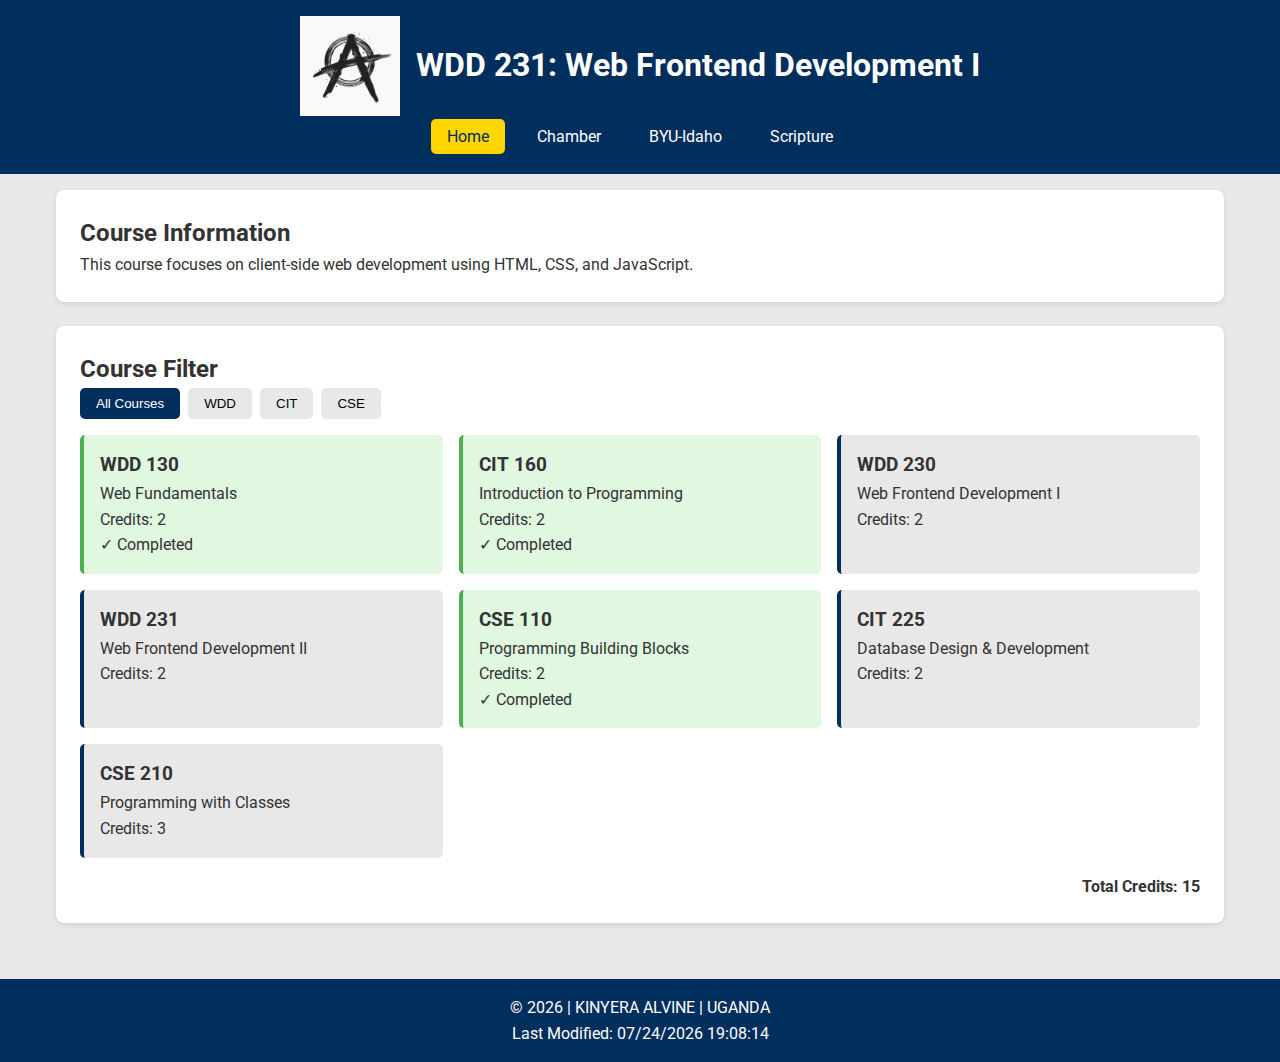
<file: index.html>
<!DOCTYPE html>
<html lang="en">
<head>
    <meta charset="UTF-8">
    <meta name="viewport" content="width=device-width, initial-scale=1.0">
    <meta name="description" content="WDD 231: Web Frontend Development I Course Home Page">
    <title>WDD 231: Web Frontend Development I</title>
    <link rel="stylesheet" href="styles/main.css">
    <link rel="preconnect" href="https://fonts.googleapis.com">
    <link rel="preconnect" href="https://fonts.gstatic.com" crossorigin>
    <link href="https://fonts.googleapis.com/css2?family=Roboto:ital,wght@0,100..900;1,100..900&display=swap" rel="stylesheet">
</head>
<body>
    <header>
        <div class="header-content">
            <img src="images/Logo.jpg" alt="Logo" width="100">
            <h1>WDD 231: Web Frontend Development I</h1>
        </div>
        <nav>
            <button id="menu-button">☰</button>
            <ul id="primary-nav">
                <li class="active"><a href="#">Home</a></li>
                <li><a href="chamber/chamber.html">Chamber</a></li>
                <li><a href="https://www.byui.edu/" target="_blank">BYU-Idaho</a></li>
                <li><a href="https://www.churchofjesuschrist.org/study/scriptures" target="_blank">Scripture</a></li>
            </ul>
        </nav>
    </header>

    <main>
        <section class="card">
            <h2>Course Information</h2>
            <p>This course focuses on client-side web development using HTML, CSS, and JavaScript.</p>
        </section>

        <section class="card">
            <h2>Course Filter</h2>
            <div class="filter-buttons">
                <button class="filter-btn active" data-filter="all">All Courses</button>
                <button class="filter-btn" data-filter="wdd">WDD</button>
                <button class="filter-btn" data-filter="cit">CIT</button>
                <button class="filter-btn" data-filter="cse">CSE</button>
            </div>
            
            <div class="course-list">
                <!-- Courses will be dynamically inserted here -->
            </div>
            
            <div class="credits">
                <p>Total Credits: <span id="total-credits">0</span></p>
            </div>
        </section>
    </main>

    <footer>
        <p>&copy; <span id="current-year"></span> | KINYERA ALVINE | UGANDA</p>
        <p>Last Modified: <span id="last-modified"></span></p>
    </footer>

    <script src="scripts/main.js"></script>
</body>
</html>
 <!-- By kinyera Alvine -->
</file>
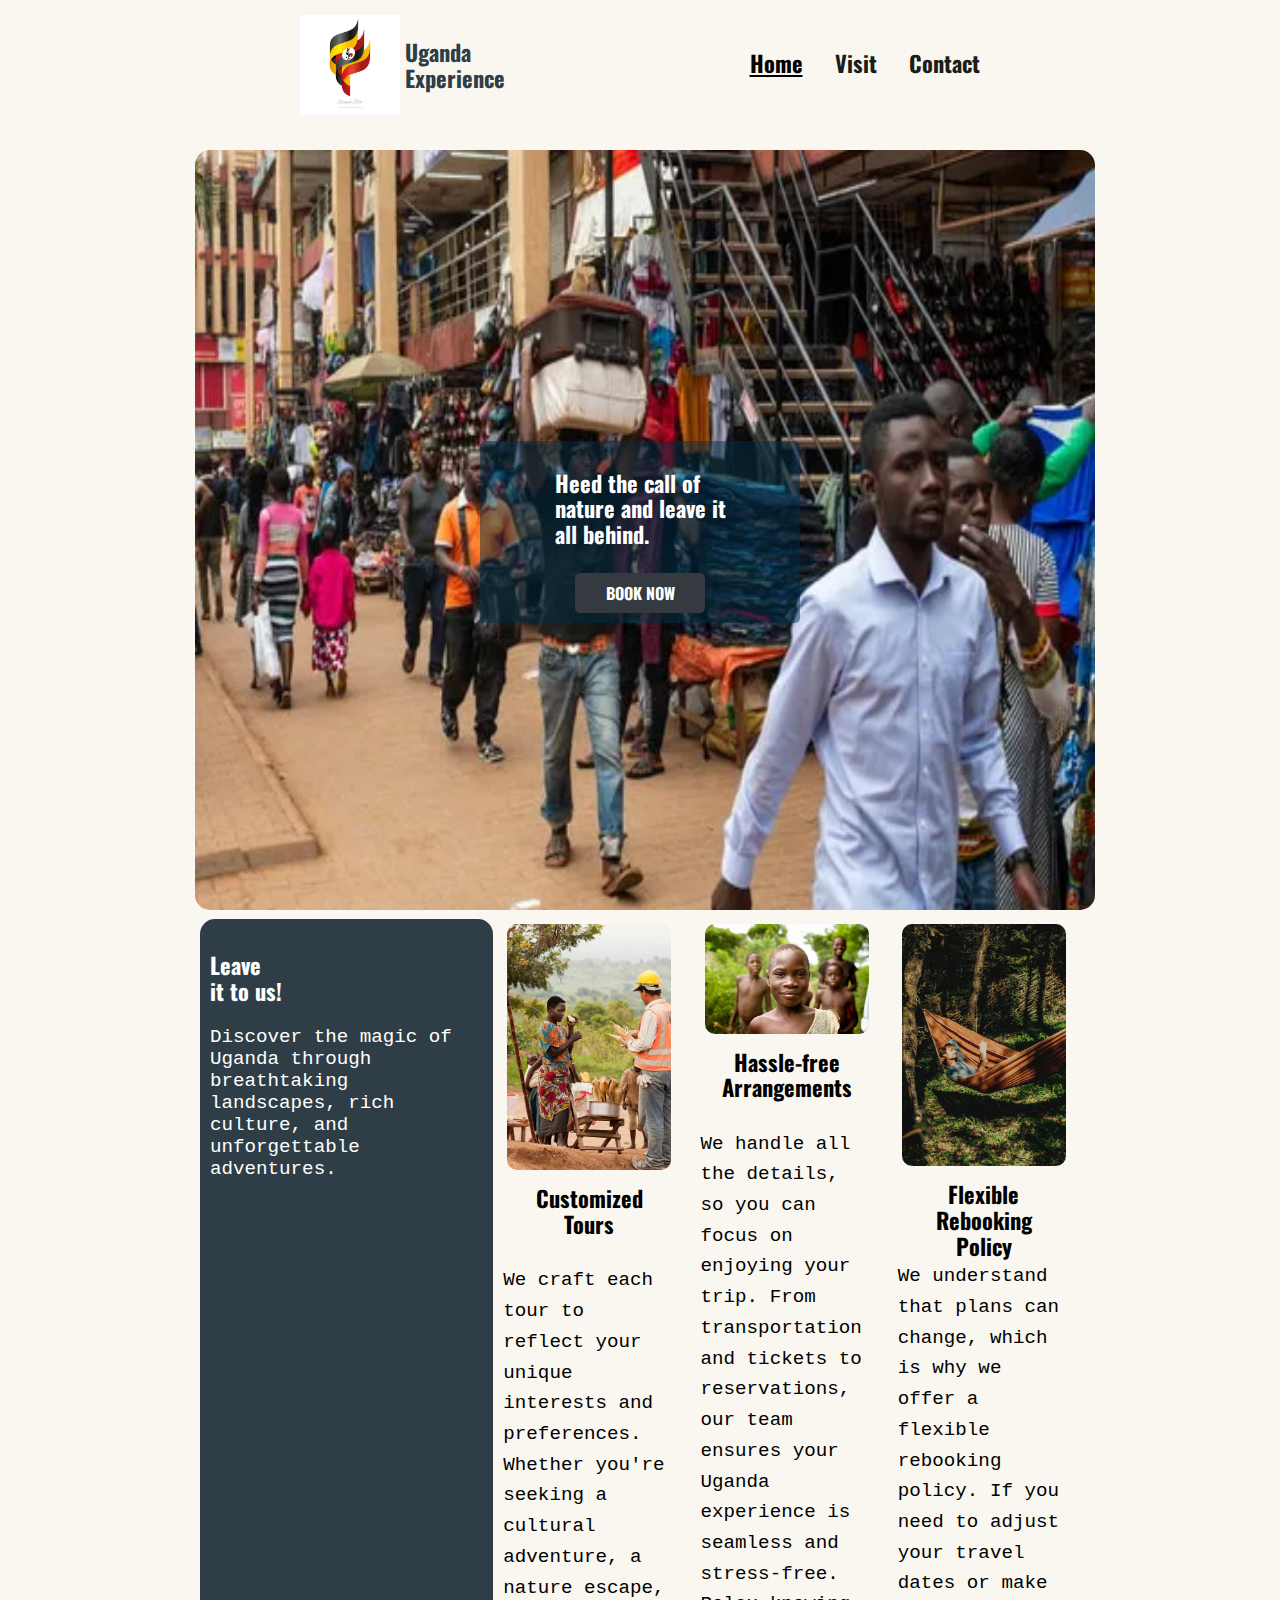
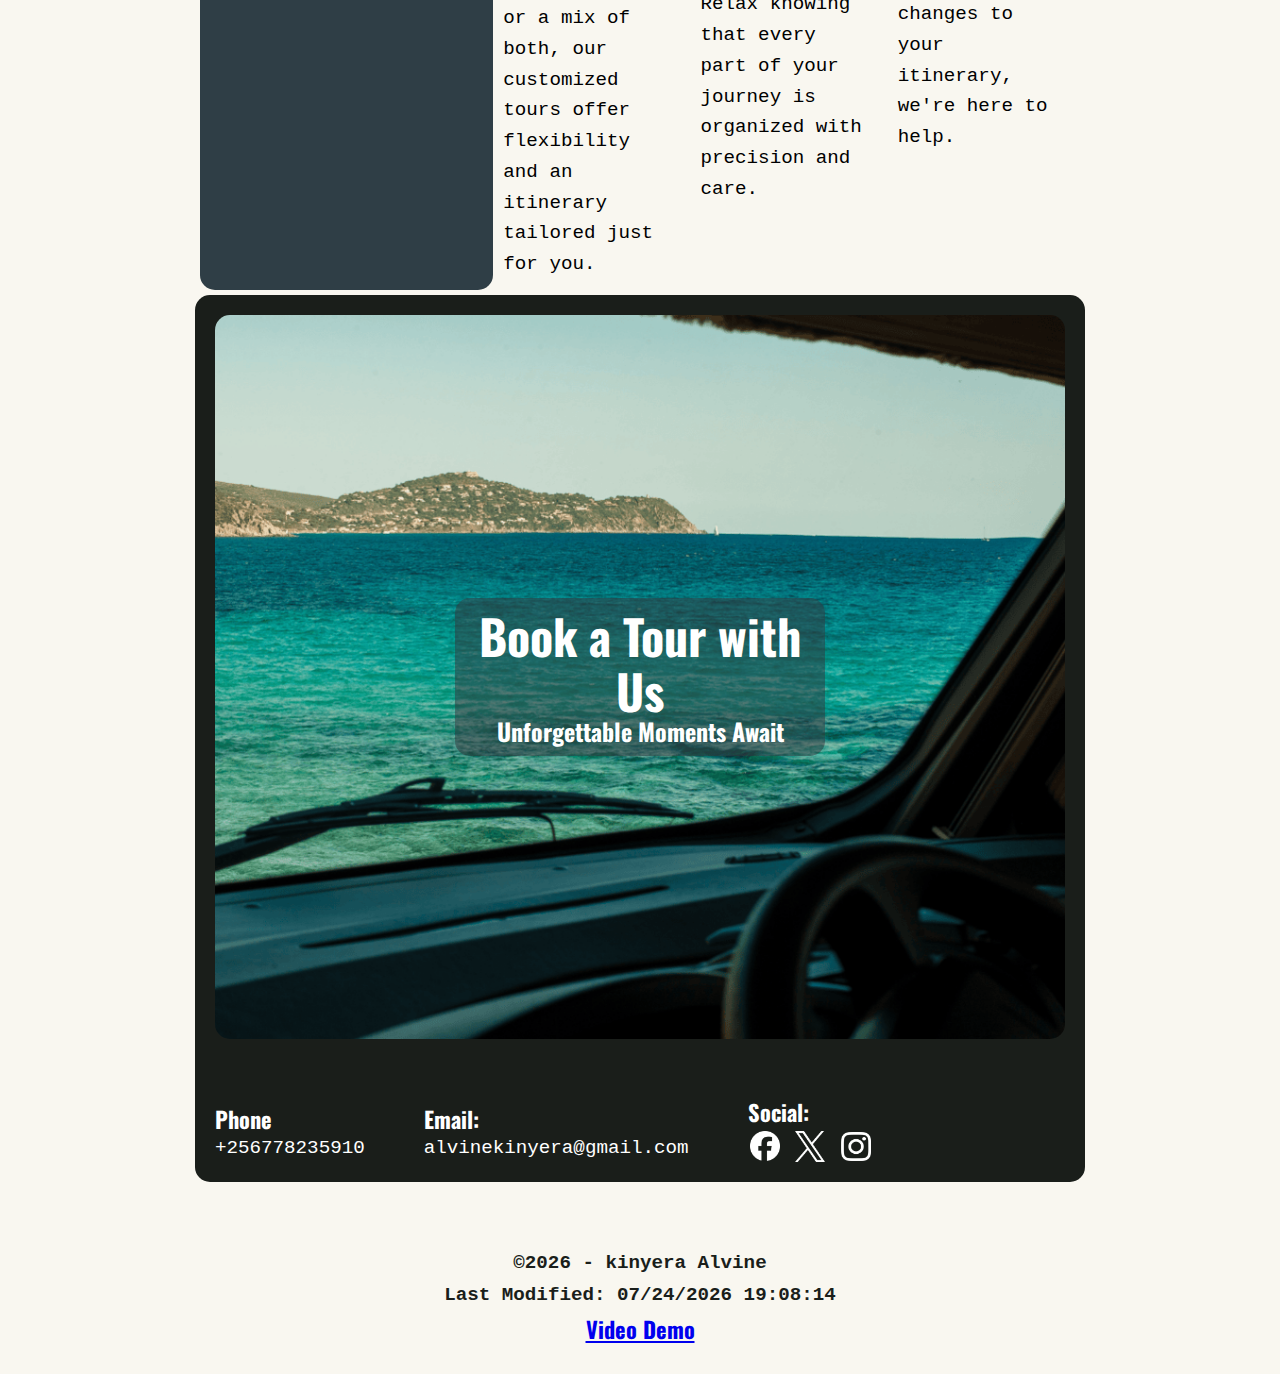
<file: project/index.html>
<!DOCTYPE html>
<html lang="en">

<head>
    <meta charset="UTF-8">
    <meta name="viewport" content="width=device-width, initial-scale=1.0">
    <meta name="description" content="Home page">
    <meta name="author" content="kinyera Alvine">

    <meta property="og:title" content="Home | Uganda Experience">
    <meta property="og:type" content="website" />
    <meta property="og:description"
        content="Discover the magic of Uganda through breathtaking landscapes, rich culture, and unforgettable adventures.">
    <meta property="og:image" content="images/ug-flag.webp">
    <meta property="og:url" content="https://github.com/alvine2">
    <meta name="twitter:card" content="summary_large_image">

    <title>Home | Uganda Experience</title>

     <link rel="apple-touch-icon" sizes="180x180" href="images/favicon_io/apple-touch-icon.png">
     <link rel="icon" type="image/png" sizes="32x32" href="images/favicon_io/favicon-32x32.png">
      <link rel="icon" type="image/png" sizes="16x16" href="images/favicon_io/favicon-16x16.png">
     <link rel="manifest" href="images/favicon_io/site.webmanifest">
     <link rel="shortcut icon" href="favicon.ico" type="image/x-icon">

    <link rel="preconnect" href="https://fonts.googleapis.com">
    <link rel="preconnect" href="https://fonts.gstatic.com" crossorigin>
    <link rel="preload" href="https://fonts.googleapis.com/css2?family=Oswald&family=Source+Code+Pro&display=swap"
        as="style" onload="this.onload=null;this.rel='stylesheet'">

    <link rel="stylesheet" href="styles/normalize.css">
    <link rel="stylesheet" href="styles/main.css">

    <script type="module" src="scripts/app.mjs"></script>
    <script src="scripts/module/home.js" defer></script>
</head>

<body id="index-page">
    <header>
        <nav>
            <div class="box-logo-header">
                <img class="logo-chamber" src="images/ug flag.webp" alt="Uganda Experience Logo"
                    width="200" height="200" loading="lazy" />
                <h1 class="nameHeader"><strong>Uganda</strong> <br>Experience</h1>
                <button name="navigation button" id="menu" aria-label="Toggle menu"></button>
            </div>
            <ul>
                <li><a class="nav-a" href="./index.html">Home</a></li>
                <li><a class="nav-a" href="./visit.html">Visit</a></li>
                <li><a class="nav-a" href="./contact.html">Contact</a></li>
            </ul>
        </nav>
    </header>

    <main>
        <section class="intro-box">
            <picture class="intro-img">
                <source media="(min-width: 900px)" srcset="images/load-imagen-01-large.png" width="900" height="760">
                <source media="(min-width: 620px)" srcset="images/load-imagen-01-mediun.png" width="620" height="760">
                <img src="images/load-imagen-01-small.png" alt="Uganda nature scene" width="420" height="760" loading="lazy">
            </picture>
            <div class="intro-content">
                <div class="intro-msg">
                    <h2>Heed the call of <br>
                        nature and <strong>leave it<br>
                            all behind.</strong></h2>
                </div>
                <div class="button-contact">
                    <button class="css-button-arrow--black" onclick="location.href='contact.html'">BOOK NOW</button>
                </div>
            </div>
        </section>

        <section class="midle-box">
            <article class="side_article">
                <h3>Leave <br>
                    it to us!</h3>
                <p>Discover the magic of Uganda through breathtaking landscapes, rich culture, and unforgettable
                    adventures. </p>
            </article>

            <article class="main_article">
                <div class="card_01 box-card">
                    <img src="images/card-img-01-small.png" alt="Customized Tours in Uganda" width="520" height="767" loading="lazy">
                    <h4>Customized Tours</h4>
                    <p>We craft each tour to reflect your unique interests and preferences. Whether you're seeking a
                        cultural adventure, a nature escape, or a mix of both, our customized tours offer flexibility
                        and an itinerary tailored just for you.</p>
                </div>

                <div class="card_02 box-card">
                    <img src="images/card-img-02-small.png" alt="Travel Arrangements" width="520" height="767" loading="lazy">
                    <h4>Hassle-free Arrangements</h4>
                    <p>We handle all the details, so you can focus on enjoying your trip. From transportation and
                        tickets to reservations, our team ensures your Uganda experience is seamless and stress-free.
                        Relax knowing that every part of your journey is organized with precision and care.</p>
                </div>

                <div class="card_03 box-card">
                    <img src="images/card-img-03-small.png" alt="Flexible Rebooking Policy" width="520" height="767" loading="lazy">
                    <h4>Flexible Rebooking Policy</h4>
                    <p>We understand that plans can change, which is why we offer a flexible rebooking policy. If you
                        need to adjust your travel dates or make changes to your itinerary, we're here to help. </p>
                </div>
            </article>
        </section>

        <section class="social-box">
            <div class="back-box">
                <div class="action-box">
                    <img src="images/social-box-large.png" alt="Book a Tour Uganda" width="900" height="767" loading="lazy">
                    <div class="action-msg">
                        <h2>Book a Tour with Us</h2>
                        <h4>Unforgettable Moments Await</h4>
                    </div>
                </div>
                <div class="socia-info">
                    <div class="contact-item">
                        <h4>Phone</h4>
                        <p>+256778235910</p>
                    </div>
                    <div class="contact-item">
                        <h4>Email:</h4>
                        <p>alvinekinyera@gmail.com</p>
                    </div>
                    <div class="contact-item">
                        <h4>Social:</h4>
                        <p>
                            <a href="#"><img src="images/logos/Facebook_Logo_Secondary.png" alt="Facebook" width="104" height="104" loading="lazy"></a>
                            <a href="#"><img src="images/logos/logo-x-version-white.png" alt="Twitter" width="104" height="104" loading="lazy"></a>
                            <a href="#"><img src="images/logos/Instagram_Glyph_White.png" alt="Instagram" width="104" height="104" loading="lazy"></a>
                        </p>
                    </div>
                    <div class="weather-main" id="weather-main"></div>
                </div>
            </div>
        </section>

    </main>

    <footer>
        <p>&copy;<span id="currentyear">2024</span> - kinyera Alvine</p>
        <p id="lastModified">Last updated on: <span id="lastMod"></span></p>
        <p><a href="https://www.loom.com/share/2fcf4baae2124f5385f285c6c13b6d32?sid=dc26538f-1e89-4191-a38e-fec60b10f3e0" target="_blank">Video Demo</a></p>
    </footer>

    <script>
        // Optional: Show last modified date
        document.getElementById("lastMod").textContent = document.lastModified;
    </script>
</body>

</html>
</file>
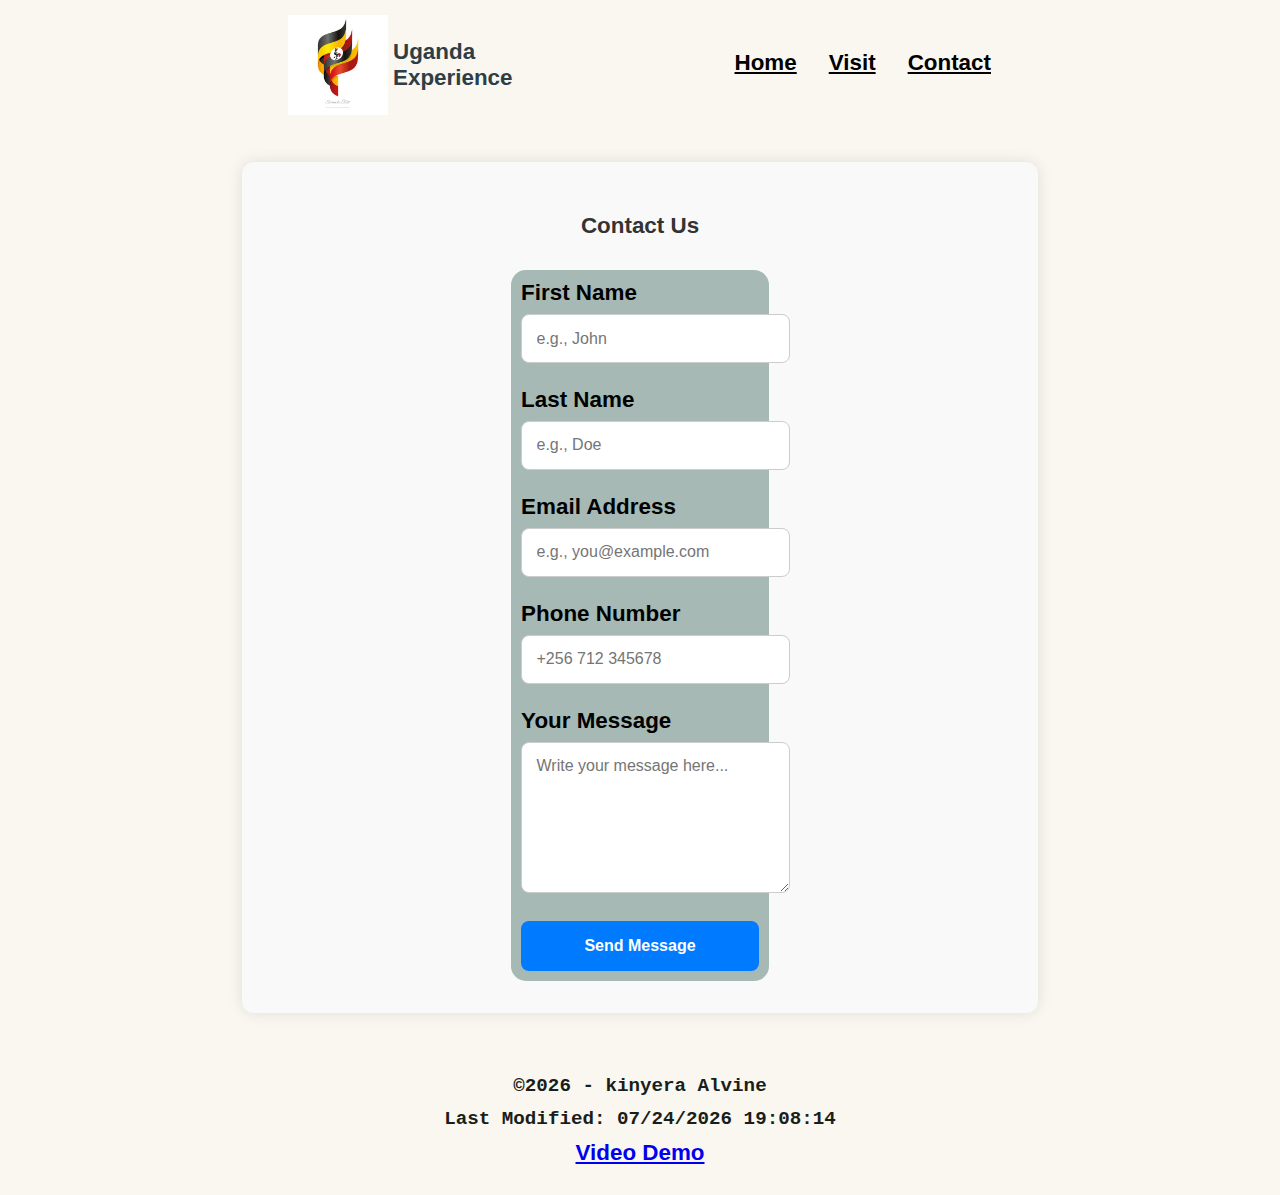
<file: project/contact.html>
<!DOCTYPE html>
<html lang="en">

<head>
  <meta charset="UTF-8" />
  <meta name="viewport" content="width=device-width, initial-scale=1.0" />
  <meta name="description" content="Contact Uganda Experience" />
  <meta name="author" content="Kinyera Alvine" />
  <link rel="apple-touch-icon" sizes="180x180" href="images/favicon_io/apple-touch-icon.png">
  <link rel="icon" type="image/png" sizes="32x32" href="images/favicon_io/favicon-32x32.png">
  <link rel="icon" type="image/png" sizes="16x16" href="images/favicon_io/favicon-16x16.png">
  <link rel="manifest" href="images/favicon_io/site.webmanifest">
  <link rel="shortcut icon" href="favicon.ico" type="image/x-icon">



  <title>Contact Us | Uganda Experience</title>

  <link rel="stylesheet" href="styles/normalize.css" />
  <link rel="stylesheet" href="styles/main.css" />

  <script type="module" src="scripts/app.mjs"></script>
  <script src="scripts/module/contact.js"></script>

  <style>
    body {
      font-family: "Segoe UI", Tahoma, Geneva, Verdana, sans-serif;
    }

    .form-container {
      max-width: 700px;
      margin: 2rem auto;
      background-color: #f9f9f9;
      padding: 2rem 3rem;
      border-radius: 12px;
      box-shadow: 0 0 15px rgba(0, 0, 0, 0.1);
    }

    .form-container h2 {
      text-align: center;
      margin-bottom: 2rem;
      color: #333;
    }

    .form-group {
      margin-bottom: 1.5rem;
    }

    .form-group label {
      display: block;
      font-weight: 600;
      margin-bottom: 0.5rem;
    }

    .form-group input,
    .form-group textarea {
      width: 100%;
      padding: 0.9rem;
      font-size: 1rem;
      border: 1px solid #ccc;
      border-radius: 8px;
      transition: border-color 0.3s ease;
    }

    .form-group input:focus,
    .form-group textarea:focus {
      border-color: #007bff;
      outline: none;
    }

    textarea {
      resize: vertical;
      min-height: 120px;
    }

    .form-group.hidden {
      display: none;
    }

    .submit-btn {
      display: block;
      width: 100%;
      padding: 1rem;
      background-color: #007bff;
      color: white;
      font-weight: bold;
      border: none;
      border-radius: 8px;
      font-size: 1rem;
      cursor: pointer;
      transition: background-color 0.3s ease;
    }

    .submit-btn:hover {
      background-color: #0056b3;
    }
  </style>
</head>

<body>
  <header>
    <nav>
      <div class="box-logo-header">
        <img class="logo-chamber" src="images/ug flag.webp" alt="Uganda" width="200" height="200" loading="lazy" />
        <h1 class="nameHeader"><strong>Uganda</strong> <br />Experience</h1>
        <button name="navigation button" id="menu" aria-label="Toggle menu"></button>
      </div>
      <ul>
        <li><a class="nav-a" href="./index.html">Home</a></li>
        <li><a class="nav-a" href="./visit.html">Visit</a></li>
        <li><a class="nav-a" href="./contact.html">Contact</a></li>
      </ul>
    </nav>
  </header>

  <main class="form-container">
    <h2>Contact Us</h2>
    <form method="get" action="thankyou.html">
      <div class="form-group">
        <label for="firstName">First Name</label>
        <input type="text" id="firstName" name="firstName" placeholder="e.g., John" required />
      </div>

      <div class="form-group">
        <label for="lastName">Last Name</label>
        <input type="text" id="lastName" name="lastName" placeholder="e.g., Doe" required />
      </div>

      <div class="form-group">
        <label for="email">Email Address</label>
        <input type="email" id="email" name="email" placeholder="e.g., you@example.com" required />
      </div>

      <div class="form-group">
        <label for="phone">Phone Number</label>
        <input type="tel" id="phone" name="phone" placeholder="+256 712 345678" required />
      </div>

      <div class="form-group">
        <label for="message">Your Message</label>
        <textarea id="message" name="message" placeholder="Write your message here..." required></textarea>
      </div>

      <div class="form-group hidden">
        <input type="hidden" name="timestamp" id="timestamp" value="">
      </div>

      <button type="submit" class="submit-btn">Send Message</button>
    </form>
  </main>

   <footer>
        <p>&copy;<span id="currentyear">2024</span> - kinyera Alvine</p>
        <p id="lastModified">Last updated on: <span id="lastMod"></span></p>
        <p><a href="https://www.loom.com/share/2fcf4baae2124f5385f285c6c13b6d32?sid=dc26538f-1e89-4191-a38e-fec60b10f3e0" target="_blank">Video Demo</a></p>
    </footer>

</body>

</html>
</file>
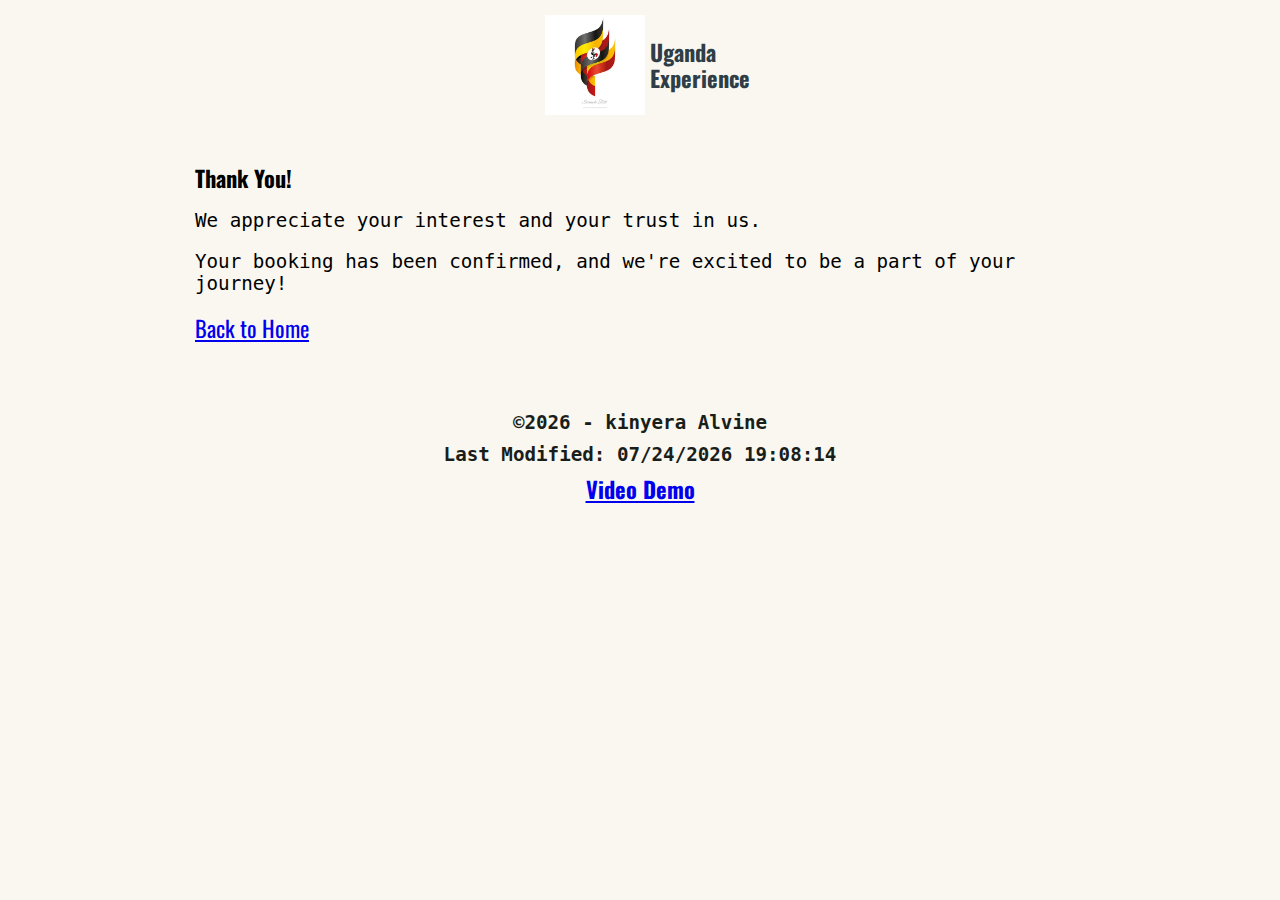
<file: project/thankyou.html>
<!DOCTYPE html>
<html lang="en">

<head>
    <meta charset="UTF-8">
    <meta name="viewport" content="width=device-width, initial-scale=1.0">
    <meta name="description" content="Home page">
    <meta name="author" content="Kinyera Alvine">
    <meta name="keywords" content="Uganda, travel, experience, adventure, culture">
     <link rel="apple-touch-icon" sizes="180x180" href="images/favicon_io/apple-touch-icon.png">
     <link rel="icon" type="image/png" sizes="32x32" href="images/favicon_io/favicon-32x32.png">
     <link rel="icon" type="image/png" sizes="16x16" href="images/favicon_io/favicon-16x16.png">
     <link rel="manifest" href="images/favicon_io/site.webmanifest">
     <link rel="shortcut icon" href="favicon.ico" type="image/x-icon">

    <meta property="og:title" content="Home | Uganda Experience">
    <meta property="og:type" content="website" />
    <meta property="og:description"
        content="Discover the magic of Uganda through breathtaking landscapes, rich culture, and unforgettable adventures.">
    <meta property="og:image" content="images/ug flag.webp">
    <meta property="og:url" content="https://github.com/alvine2">
    <meta name="twitter:card" content="summary_large_image">

    <title>Visit us | Uganda Experience</title>

    <link rel="preconnect" href="https://fonts.googleapis.com">
    <link rel="preconnect" href="https://fonts.gstatic.com" crossorigin>
    <link href="https://fonts.googleapis.com/css2?family=Oswald&family=Source+Code+Pro&display=swap" rel="stylesheet">

    <link rel="stylesheet" href="styles/normalize.css">
    <link rel="stylesheet" href="styles/main.css">

</head>

<body>
    <header>
        <nav>
            <div class="box-logo-header">
                <img class="logo-chamber" src="images/ug flag.webp" alt="Logo Chamber Uganda" />
                <h1 class="nameHeader"><strong>Uganda</strong> <br>Experience</h1>
            </div>
        </nav>
    </header>
    <main>
        <section class="thank-you">
            <div class="thank-you-content">
                <h1>Thank You!</h1>
                <p>We appreciate your interest and your trust in us.</p>
                <p>Your booking has been confirmed, and we're excited to be a part of your journey!</p>
                <a href="index.html" class="button">Back to Home</a>
            </div>
        </section>
    </main>

     <footer>
        <p>&copy;<span id="currentyear">2024</span> - kinyera Alvine</p>
        <p id="lastModified">Last updated on: <span id="lastMod"></span></p>
        <p><a href="https://www.loom.com/share/2fcf4baae2124f5385f285c6c13b6d32?sid=dc26538f-1e89-4191-a38e-fec60b10f3e0" target="_blank">Video Demo</a></p>
    </footer>

    <script>
        // footer
        document.getElementById("currentyear").textContent =
            new Date().getFullYear();
        document.getElementById(
            "lastModified"
        ).textContent = `Last Modified: ${document.lastModified}`;
    </script>
</body>

</html>
</file>
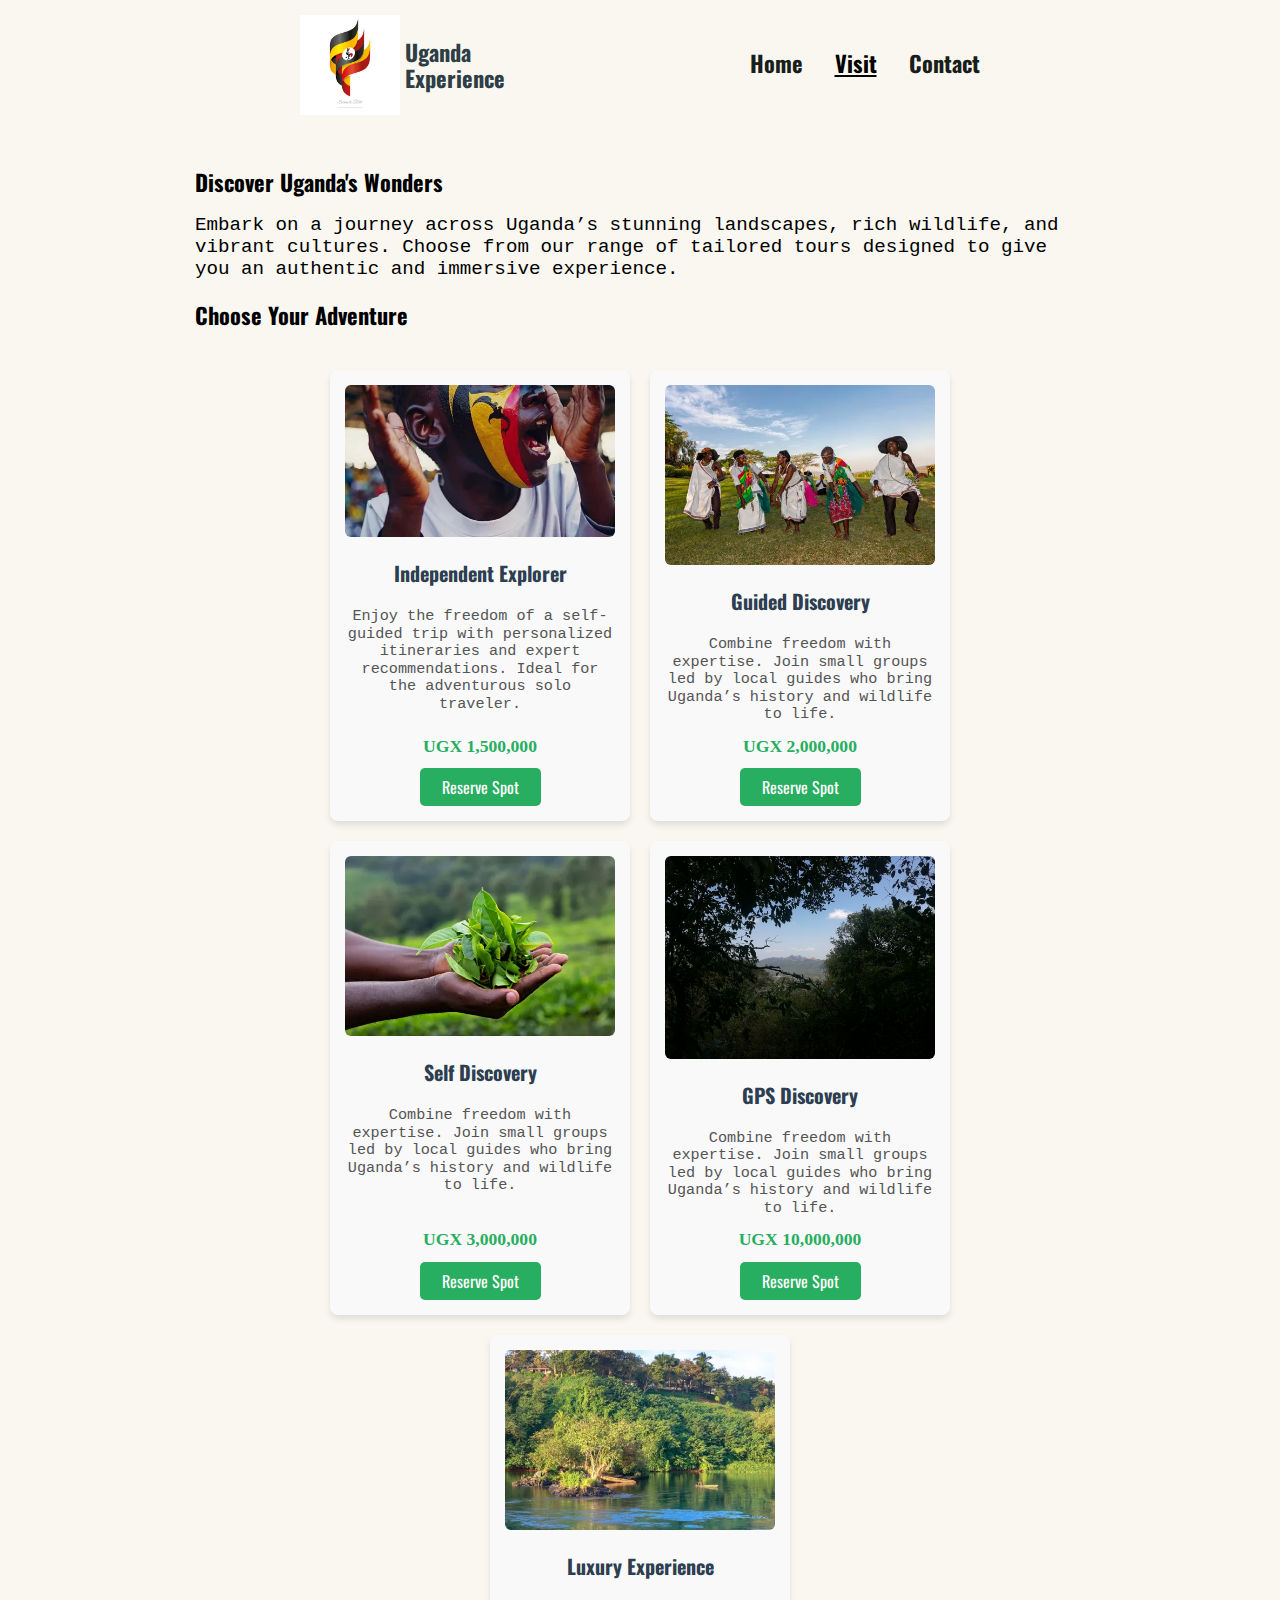
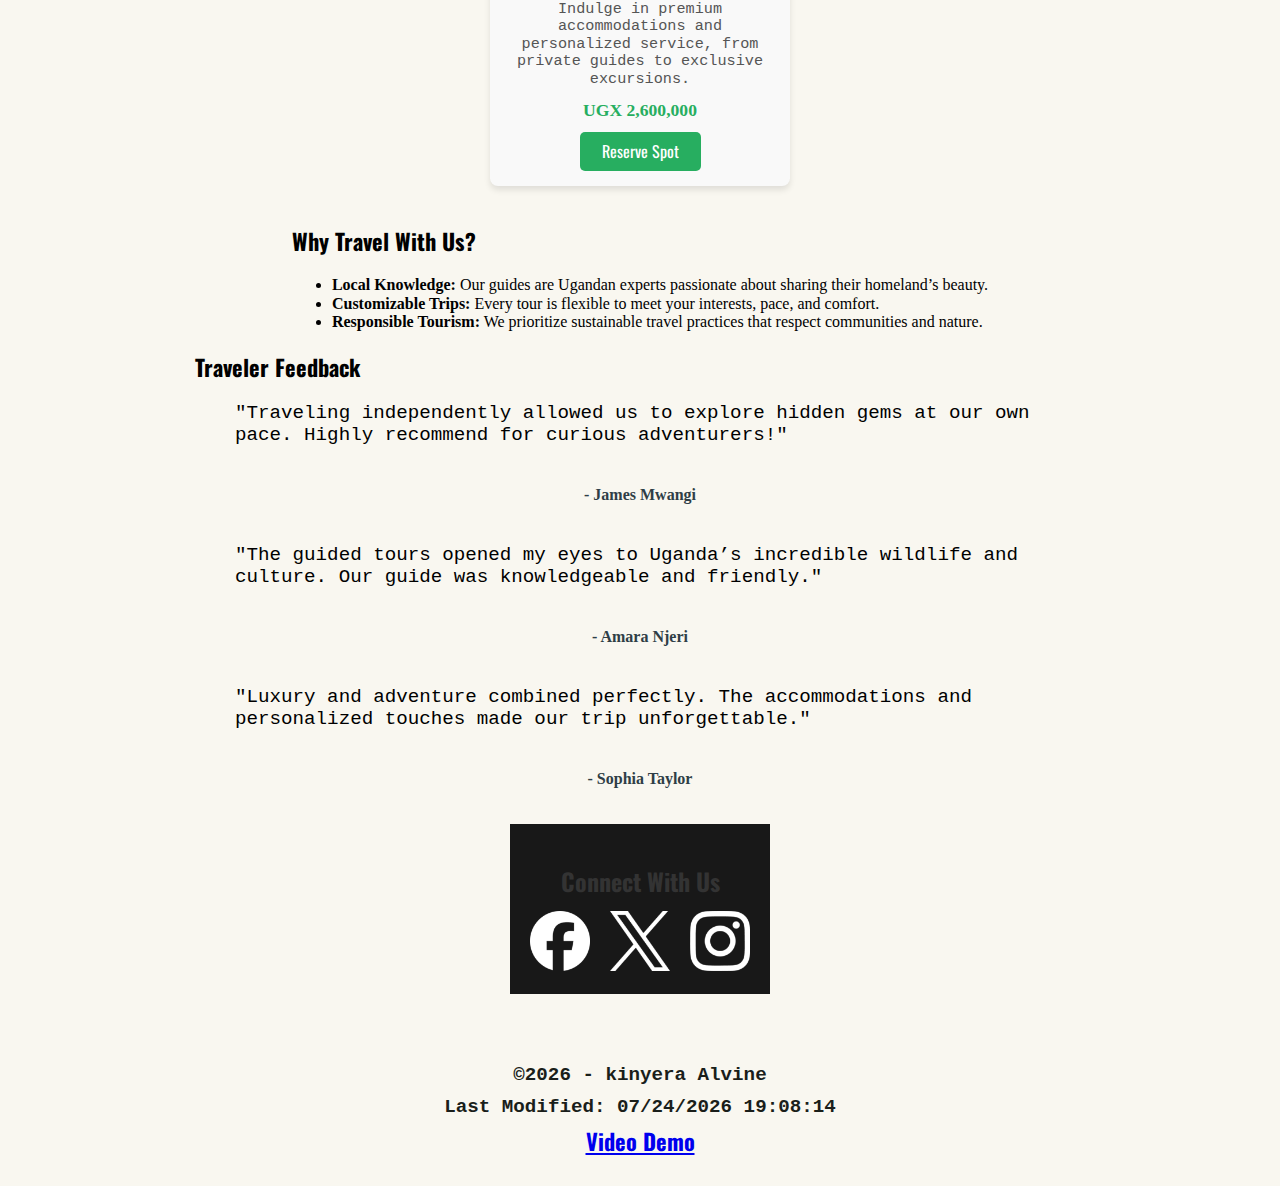
<file: project/visit.html>
<!DOCTYPE html>
<html lang="en">

<head>
  <meta charset="UTF-8" />
  <meta name="viewport" content="width=device-width, initial-scale=1" />
  <meta name="description" content="Explore Uganda with unique travel packages and expert guides." />
  <meta name="author" content="Kinyera Alvine" />

  <link rel="apple-touch-icon" sizes="180x180" href="images/favicon_io/apple-touch-icon.png">
  <link rel="icon" type="image/png" sizes="32x32" href="images/favicon_io/favicon-32x32.png">
  <link rel="icon" type="image/png" sizes="16x16" href="images/favicon_io/favicon-16x16.png">
  <link rel="manifest" href="images/favicon_io/site.webmanifest">
  <link rel="shortcut icon" href="favicon.ico" type="image/x-icon">
  <meta property="og:title" content="Explore Uganda | Uganda Experience" />
  <meta property="og:type" content="website" />
  <meta property="og:description" content="Discover authentic Uganda through personalized tours, local insights, and breathtaking experiences." />
  <meta property="og:image" content="images/favicon/favicon.png" />
  <meta property="og:url" content="https://github.com/alvine2" />
  <meta name="twitter:card" content="summary_large_image" />

  <title>Explore Uganda | Uganda Experience</title>

  <link rel="preconnect" href="https://fonts.googleapis.com" />
  <link rel="preconnect" href="https://fonts.gstatic.com" crossorigin />

  <link rel="preload" href="https://fonts.googleapis.com/css2?family=Oswald&family=Source+Code+Pro&display=swap" as="style" onload="this.onload=null;this.rel='stylesheet'" />

  <link rel="stylesheet" href="styles/normalize.css" />
  <link rel="stylesheet" href="styles/main.css" />

  <script type="module" src="scripts/app.mjs"></script>
  <script src="scripts/module/visit.js" defer></script>
</head>

<body id="visit-page">
  <header>
    <nav>
      <div class="box-logo-header">
        <img class="logo-chamber" src="images/ug flag.webp" alt="Uganda Flag Logo" width="200" height="200" loading="lazy" />
        <h1 class="nameHeader"><strong>Uganda</strong> <br />Experience</h1>
        <button name="navigation button" id="menu" aria-label="Toggle menu"></button>
      </div>
      <ul>
        <li><a class="nav-a" href="./index.html">Home</a></li>
        <li><a class="nav-a active" href="./visit.html">Visit</a></li>
        <li><a class="nav-a" href="./contact.html">Contact</a></li>
      </ul>
    </nav>
  </header>

  <main>
    <section class="intro-section">
      <h2>Discover Uganda's Wonders</h2>
      <p>Embark on a journey across Uganda’s stunning landscapes, rich wildlife, and vibrant cultures. Choose from our range of tailored tours designed to give you an authentic and immersive experience.</p>
    </section>

    <section class="tours-offered">
  <h3>Choose Your Adventure</h3>
  <div class="tour-options">
    <div class="tour-card">
      <img src="images/load-imagen-02.png" alt="Nature Trail" width="540" height="960" loading="lazy" />
      <h4>Independent Explorer</h4>
      <p>Enjoy the freedom of a self-guided trip with personalized itineraries and expert recommendations. Ideal for the adventurous solo traveler.</p>
      <span class="price">UGX 1,500,000</span>
      <button>Reserve Spot</button>
    </div>
    <div class="tour-card">
      <img src="images/tribal-dance-in-kitwa-uganda.webp" alt="Guided Safari" width="200" height="200" loading="lazy" />
      <h4>Guided Discovery</h4>
      <p>Combine freedom with expertise. Join small groups led by local guides who bring Uganda’s history and wildlife to life.</p>
      <span class="price">UGX 2,000,000</span>
      <button>Reserve Spot</button>
    </div>
     <div class="tour-card">
      <img src="images/hcontact-page-03.png" alt="Guided Safari" width="200" height="200" loading="lazy" />
      <h4>Self Discovery</h4>
      <p>Combine freedom with expertise. Join small groups led by local guides who bring Uganda’s history and wildlife to life.</p>
      <span class="price">UGX 3,000,000</span>
      <button>Reserve Spot</button>
    </div>
     <div class="tour-card">
      <img src="images/intro-img-large.jpg" alt="Guided Safari" width="200" height="200" loading="lazy" />
      <h4>GPS Discovery</h4>
      <p>Combine freedom with expertise. Join small groups led by local guides who bring Uganda’s history and wildlife to life.</p>
      <span class="price">UGX 10,000,000</span>
      <button>Reserve Spot</button>
    </div>
    <div class="tour-card">
      <img src="images/fish.webp" alt="Luxury Tour" width="540" height="960" loading="lazy" />
      <h4>Luxury Experience</h4>
      <p>Indulge in premium accommodations and personalized service, from private guides to exclusive excursions.</p>
      <span class="price">UGX 2,600,000</span>
      <button>Reserve Spot</button>
    </div>
  </div>
</section>


    <section class="why-choose-us">
      <h3>Why Travel With Us?</h3>
      <ul>
        <li><strong>Local Knowledge:</strong> Our guides are Ugandan experts passionate about sharing their homeland’s beauty.</li>
        <li><strong>Customizable Trips:</strong> Every tour is flexible to meet your interests, pace, and comfort.</li>
        <li><strong>Responsible Tourism:</strong> We prioritize sustainable travel practices that respect communities and nature.</li>
      </ul>
    </section>

    <section class="client-testimonials">
      <h3>Traveler Feedback</h3>
      <blockquote>
        <p>"Traveling independently allowed us to explore hidden gems at our own pace. Highly recommend for curious adventurers!"</p>
        <footer>- James Mwangi</footer>
      </blockquote>
      <blockquote>
        <p>"The guided tours opened my eyes to Uganda’s incredible wildlife and culture. Our guide was knowledgeable and friendly."</p>
        <footer>- Amara Njeri</footer>
      </blockquote>
      <blockquote>
        <p>"Luxury and adventure combined perfectly. The accommodations and personalized touches made our trip unforgettable."</p>
        <footer>- Sophia Taylor</footer>
      </blockquote>
    </section>

    <section class="social-media-links">
      <h3>Connect With Us</h3>
      <div class="social-icons">
        <a href="#" aria-label="Facebook"><img src="images/logos/Facebook_Logo_Secondary.png" alt="Facebook" width="80" height="80" loading="lazy" /></a>
        <a href="#" aria-label="Twitter"><img src="images/logos/logo-x-version-white.png" alt="Twitter" width="80" height="80" loading="lazy" /></a>
        <a href="#" aria-label="Instagram"><img src="images/logos/Instagram_Glyph_White.png" alt="Instagram" width="80" height="80" loading="lazy" /></a>
      </div>
    </section>
  </main>

  <footer>
        <p>&copy;<span id="currentyear">2024</span> - kinyera Alvine</p>
        <p id="lastModified">Last updated on: <span id="lastMod"></span></p>
        <p><a href="https://www.loom.com/share/2fcf4baae2124f5385f285c6c13b6d32?sid=dc26538f-1e89-4191-a38e-fec60b10f3e0" target="_blank">Video Demo</a></p>
    </footer>

</body>

</html>
</file>
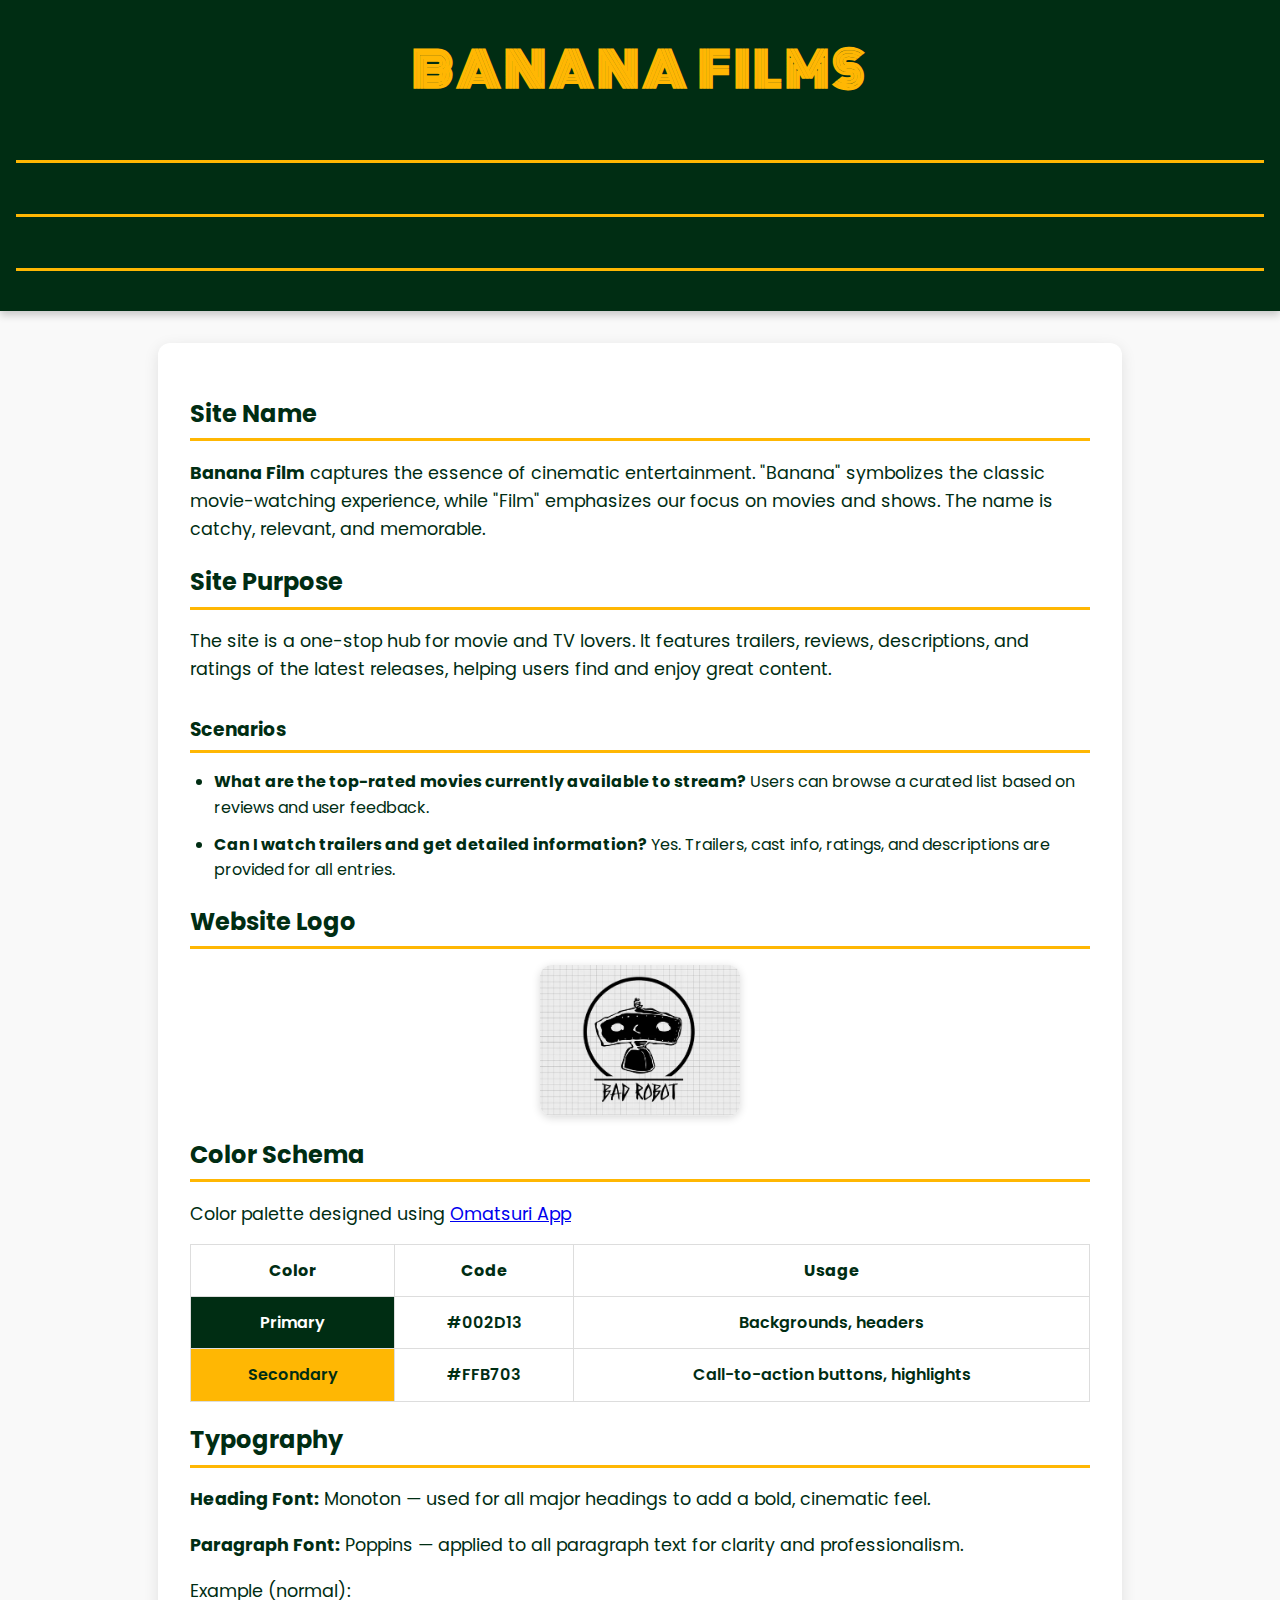
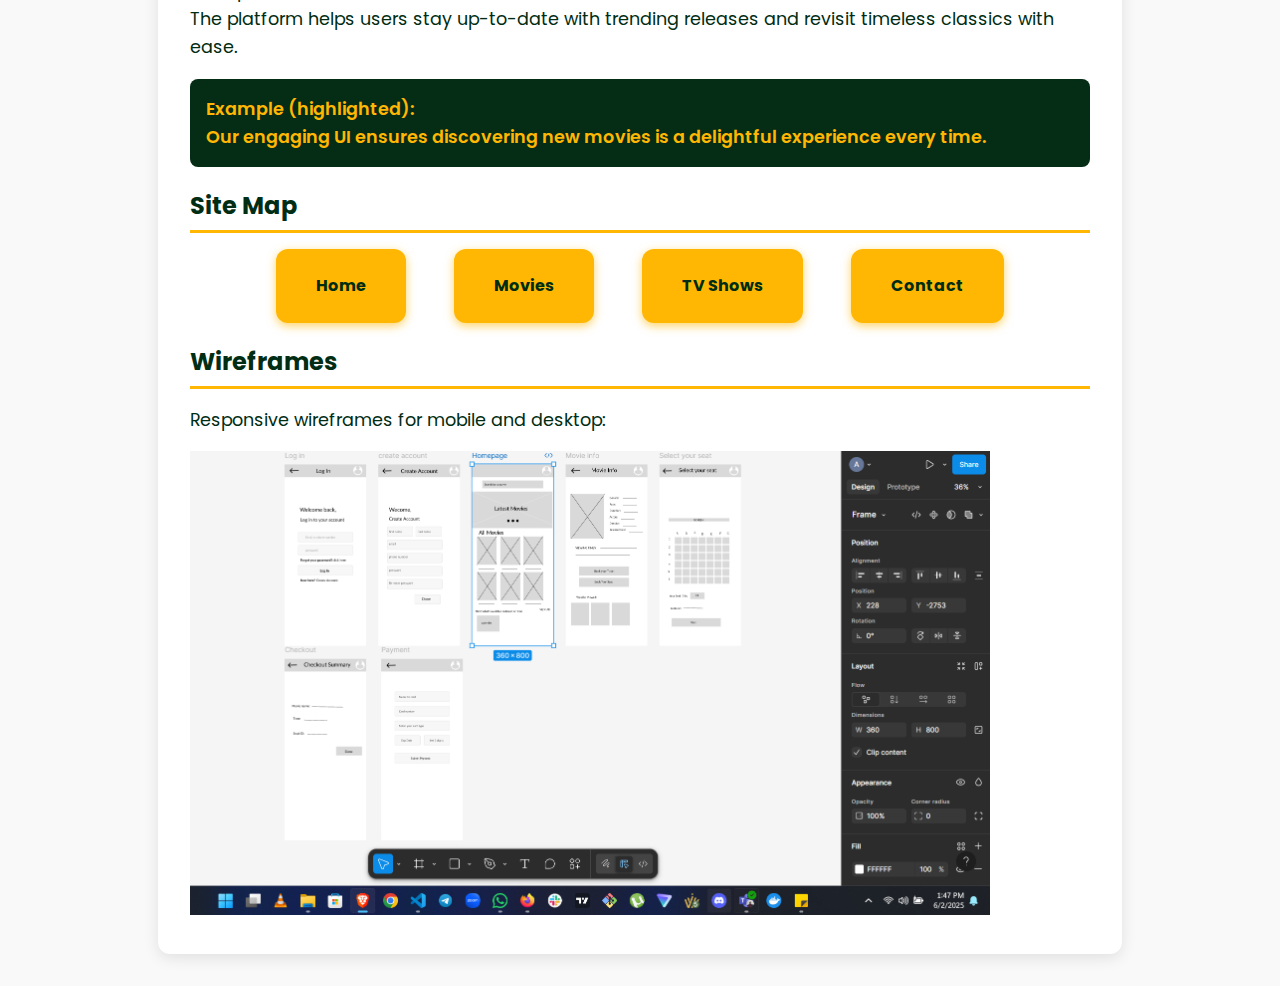
<file: sitemap/site-plan.html>
<!DOCTYPE html>
<html lang="en-us">

<head>
  <meta charset="utf-8" />
  <meta name="viewport" content="width=device-width, initial-scale=1.0">
  <title>Banana&Film Site Plan</title>
  <link rel="stylesheet" href="site-plan.css" />
  <link rel="preconnect" href="https://fonts.googleapis.com">
  <link rel="preconnect" href="https://fonts.gstatic.com" crossorigin>
  <link href="https://fonts.googleapis.com/css2?family=Monoton&family=Poppins&display=swap" rel="stylesheet">
  <link rel="icon" href="images/badrobot.png" type="image/png">
  <meta name="description" content="Banana&Film site plan detailing project scope, color palette, typography, and wireframes.">
</head>

<body>
  <header>
    <h1>Banana Films</h1>
    <h2>Project: Movies and Shows Platform</h2>
    <h2>Service: Website</h2>
    <h2>Project Lead: Samuel Turay</h2>
  </header>

  <main>
    <section class="client-overview">
      <h2>Site Name</h2>
      <p><strong>Banana Film</strong> captures the essence of cinematic entertainment. "Banana" symbolizes the classic movie-watching experience, while "Film" emphasizes our focus on movies and shows. The name is catchy, relevant, and memorable.</p>
    </section>

    <section class="client-purpose">
      <h2>Site Purpose</h2>
      <p>The site is a one-stop hub for movie and TV lovers. It features trailers, reviews, descriptions, and ratings of the latest releases, helping users find and enjoy great content.</p>

      <h3>Scenarios</h3>
      <ul>
        <li><strong>What are the top-rated movies currently available to stream?</strong> Users can browse a curated list based on reviews and user feedback.</li>
        <li><strong>Can I watch trailers and get detailed information?</strong> Yes. Trailers, cast info, ratings, and descriptions are provided for all entries.</li>
      </ul>
    </section>

    <section class="client-logo">
      <h2>Website Logo</h2>
      <img src="images/badrobot.png" alt="Banana&Film Logo" />
    </section>

    <section class="client-style-guide">
      <h2>Color Schema</h2>
      <p>Color palette designed using <a href="https://omatsuri.app/color-shades-generator" target="_blank">Omatsuri App</a></p>
      <table class="colors">
        <thead>
          <tr>
            <th>Color</th>
            <th>Code</th>
            <th>Usage</th>
          </tr>
        </thead>
        <tbody>
          <tr>
            <td style="background-color:#002D13; color: white;">Primary</td>
            <td>#002D13</td>
            <td>Backgrounds, headers</td>
          </tr>
          <tr>
            <td style="background-color:#FFB703;">Secondary</td>
            <td>#FFB703</td>
            <td>Call-to-action buttons, highlights</td>
          </tr>
        </tbody>
      </table>
    </section>

    <section class="client-typography">
      <h2>Typography</h2>
      <p><strong>Heading Font:</strong> Monoton — used for all major headings to add a bold, cinematic feel.</p>
      <p><strong>Paragraph Font:</strong> Poppins — applied to all paragraph text for clarity and professionalism.</p>

      <p>Example (normal):<br>
        The platform helps users stay up-to-date with trending releases and revisit timeless classics with ease.</p>
      <p class="colored">Example (highlighted):<br>
        Our engaging UI ensures discovering new movies is a delightful experience every time.</p>
    </section>

    <section class="client-site-map">
      <h2>Site Map</h2>
      <div class="sitemap">
        <div class="page1">Home</div>
        <div class="page2">Movies</div>
        <div class="page3">TV Shows</div>
        <div class="page4">Contact</div>
      </div>
    </section>

    <section class="client-wireframe">
      <h2>Wireframes</h2>
      <p>Responsive wireframes for mobile and desktop:</p>
<img src="images/mobilewireframe.png" alt="Mobile Wireframe" style="width: 800px;">

  </main>
</body>
</html>
</file>
<file: styles/main.css>
/*by alvine kinyera */

:root {
    --primary-color: #002E5D;
    --secondary-color: #E8E8E8;
    --accent-color: #FFD700;
    --text-color: #333;
    --white: #FFFFFF;
}

* {
    margin: 0;
    padding: 0;
    box-sizing: border-box;
}

body {
    font-family: 'Roboto', sans-serif;
    line-height: 1.6;
    color: var(--text-color);
    background-color: var(--secondary-color);
}

header {
    background-color: var(--primary-color);
    color: var(--white);
    padding: 1rem;
    text-align: center;
}

.header-content {
    display: flex;
    align-items: center;
    justify-content: center;
    gap: 1rem;
    flex-wrap: wrap;
}

nav {
    background-color: var(--primary-color);
    padding: 0.5rem;
}

#menu-button {
    display: none;
    background: none;
    border: none;
    color: var(--white);
    font-size: 1.5rem;
    cursor: pointer;
    padding: 0.5rem;
}

#primary-nav {
    display: flex;
    justify-content: center;
    list-style: none;
    gap: 1rem;
}

#primary-nav li a {
    color: var(--white);
    text-decoration: none;
    padding: 0.5rem 1rem;
    border-radius: 5px;
    transition: background-color 0.3s;
}

#primary-nav li a:hover, #primary-nav li.active a {
    background-color: var(--accent-color);
    color: var(--primary-color);
}

main {
    padding: 1rem;
    max-width: 1200px;
    margin: 0 auto;
}

.card {
    background-color: var(--white);
    border-radius: 8px;
    box-shadow: 0 2px 5px rgba(0,0,0,0.1);
    padding: 1.5rem;
    margin-bottom: 1.5rem;
}

.filter-buttons {
    display: flex;
    flex-wrap: wrap;
    gap: 0.5rem;
    margin-bottom: 1rem;
}

.filter-btn {
    padding: 0.5rem 1rem;
    border: none;
    border-radius: 5px;
    background-color: var(--secondary-color);
    cursor: pointer;
    transition: all 0.3s;
}

.filter-btn:hover, .filter-btn.active {
    background-color: var(--primary-color);
    color: var(--white);
}

.course-list {
    display: grid;
    grid-template-columns: repeat(auto-fill, minmax(300px, 1fr));
    gap: 1rem;
}

.course-item {
    background-color: var(--secondary-color);
    padding: 1rem;
    border-radius: 5px;
    border-left: 4px solid var(--primary-color);
}

.course-item.completed {
    background-color: #E0F7E0;
    border-left-color: #4CAF50;
}

.credits {
    margin-top: 1rem;
    font-weight: bold;
    text-align: right;
}

footer {
    background-color: var(--primary-color);
    color: var(--white);
    text-align: center;
    padding: 1rem;
    margin-top: 1rem;
}

@media (max-width: 768px) {
    #menu-button {
        display: block;
        margin: 0 auto;
    }
    
    #primary-nav {
        flex-direction: column;
        display: none;
        text-align: center;
    }
    
    #primary-nav.show {
        display: flex;
    }
    
    .header-content {
        flex-direction: column;
    }
}
</file>
<file: project/styles/main.css>
:root {
    /* Color Palette */
    --black: hsla(0, 0%, 0%, 1);
    --eerie-black: hsla(120, 7%, 11%, 1);
    --caribbean-current: hsla(182, 100%, 23%, 1);
    --light-sea-green: hsla(175, 87%, 40%, 1);
    --hookers-green: hsla(165, 19%, 40%, 1);
    --floral-white: hsla(47, 43%, 96%, 1);
    --white: hsla(0, 0%, 100%, 1);

    --prussian-blue: hsla(201, 100%, 14%, 1);
    --fire-engine-red: hsla(0, 69%, 50%, 1);
    --orange-wheel: hsla(31, 100%, 48%, 1);
    --xanthous: hsla(40, 97%, 64%, 1);
    --vanilla: hsla(51, 55%, 82%, 1);

    --viridian: hsla(154, 15%, 49%, 1);
    --cambridge-blue: hsla(133, 18%, 59%, 1);
    --mint-green: hsla(167, 29%, 85%, 1);
    --azure-web: hsla(180, 31%, 94%, 1);
    --mint-cream: hsla(133, 100%, 98%, 1);

    --ash-gray: hsla(97, 13%, 80%, 1);
    --dark-slate-gray: hsla(186, 21%, 26%, 1);
    --charcoal: hsla(201, 20%, 23%, 1);

    /* Font Settings */
    --header-font-family: "Oswald", sans-serif;
    --paragraph-font-family: "Source Sans Pro", monospace;

    /* Text Colors */
    --font-color-on-background-color: var(--white);
    --font-color-on-background-white: var(--eerie-black);

    /* Font Sizes */
    --font-size-mv-paragraph: 1rem;
    --font-size-mv-header: 1.2rem;
    --font-size-dv-paragraph: 1.2rem;
    --font-size-dv-header: 1.4rem;

    /* Navbar Colors */
    --background-color-header-footer: var(--floral-white);
    --background-color-menu-button: var(--black);
    --link-nav-color: var(--eerie-black);
    --nav-hover-link-color: var(--prussian-blue);
    --nav-hover-background-color: var(--xanthous);
}

/* General */

body {
    background-color: var(--floral-white);
    max-width: 930px;
    margin: 0 auto;
}

h1,
h2,
h3,
h4,
h5,
a,
label {
    font-family: var(--header-font-family);
    font-size: var(--font-size-mv-header);
}

p {
    font-family: var(--paragraph-font-family);
    font-size: var(--font-size-mv-paragraph);
}

button {
    font-family: var(--header-font-family);
    font-size: var(--font-size-mv-paragraph);
}

/* Header */

header,
footer {
    width: 100%;
    background-color: var(--background-color-header-footer);
    color: var(--charcoal);
}

.box-logo-header {
    display: flex;
    align-items: center;
    justify-content: left;
}

.box-logo-header h1 {
    display: inline-block;
}

.logo-chamber {
    width: 80px;
    height: 80px;
    padding: 10px 5px;
    cursor: pointer;
}

header h1 {
    display: inline-block;
    text-align: left;
    padding: 5px;
}

#menu {
    display: block;
    font-size: 40px;
    text-decoration: none;
    padding: 8px 12px;
    background-color: var(--background-color-header-footer);
    color: var(--background-color-menu-button);
    position: absolute;
    top: 0.7rem;
    right: 1.5rem;
    cursor: pointer;
    border: 0;
    font-weight: bold;
}

#menu::before {
    content: "≡";
}

nav ul {
    list-style-type: none;
    margin: 0;
    padding: 0;
}

nav li {
    display: none;
}

.nav-a {
    display: block;
    color: var(--link-nav-color);
    text-align: center;
    padding: 8px 16px;
    text-decoration: none;
    font-weight: bold;
}

.nav-a:hover:not(.active) {
    color: var(--nav-hover-link-color);
}

nav li:last-child {
    border-bottom: none;
}

.nav-a.active {
    color: var(--black);
    text-decoration: underline;
}

.open li {
    display: block;
}

#menu.open::before {
    content: "X";
}

/* Main*/
main {
    padding: 20px;
    margin: 0 auto;
    place-items: center;
}

.intro-box {
    margin: 0 auto;
    display: grid;
    grid-template-columns: 1fr auto 1fr;
    grid-template-rows: 1fr auto 1fr;
    z-index: 2;
}

.intro-img {
    grid-row: 1 / 4;
    grid-column: 1 / 4;
    z-index: -1;
    margin: 0 auto;
}

.action-msg,
.action-box img,
.social-box,
.side_article,
.intro-content,
.intro-img img {
    border-radius: 15px;
}

.intro-content {
    grid-row: 2;
    grid-column: 2;
    display: flex;
    flex-direction: column;
    align-items: center;
    text-align: center;
    z-index: 1;
    background-color: rgba(0, 46, 71, 0.481);
    border-radius: 5px;
    padding: 10px;
    width: 300px;
}

.intro-msg {
    color: var(--white);
    margin: 0;
    margin-bottom: 0.5rem;
    text-align: left;
}

.css-button-arrow--black {
    min-width: 130px;
    height: 40px;
    color: #fff;
    padding: 10px 20px;
    font-weight: bold;
    cursor: pointer;
    transition: all 0.3s ease;
    position: relative;
    display: inline-block;
    outline: none;
    border-radius: 5px;
    border: none;
    background-color: #343a40;
}

.css-button-arrow--black:hover {
    border-radius: 5px;
    padding-right: 24px;
    padding-left: 8px;
}

.css-button-arrow--black:hover:after {
    opacity: 1;
    right: 10px;
}

.css-button-arrow--black:after {
    content: "\00BB";
    position: absolute;
    opacity: 0;
    font-size: 30px;
    line-height: 35px;
    top: 0;
    right: -20px;
    transition: 0.4s;
}

.midle-box {
    margin: 0 auto;
    padding: 5px;
}

.main_article {
    margin: 0 auto;
    align-items: center;
}

.side_article {
    background-color: var(--charcoal);
    color: var(--white);
    padding: 10px;
}

.box-card {
    display: flex;
    flex-direction: column;
    align-items: center;
    text-align: center;
    padding: 5px;
    margin: 0 auto;
}

.box-card p {
    padding: 5px;
    text-align: left;
    line-height: 1.6;
    text-align: left;
    align-items: start;
    margin: 0;
}

.main_article img {
    width: 90%;
    max-width: 520px;
    border-radius: 10px;
    height: auto;
}

.contact-info {
    display: flex;
    justify-content: space-around;
    background-color: #1c1c1c;
    padding: 20px;
    color: #fff;
}

.contact-item h4 {
    margin: 0;
    font-weight: bold;
}

.contact-item p {
    margin: 5px 0 0;
}

#current-temp {
    color: var(--orange-wheel);
}

.contact-item img:hover {
    transform: scale(1.5);
    filter: brightness(1.2);
    transition: transform 0.3s ease, filter 0.3s ease;
}

.contact-item img {
    width: 30px;
    margin: 0 2px;
    vertical-align: middle;
    height: auto;
}

.social-box {
    padding: 20px;
    background-color: var(--eerie-black);
}

.action-box {
    display: grid;
    grid-template-columns: 1fr auto 1fr;
    grid-template-rows: 1fr auto 1fr;
}

.action-box img {
    grid-column: 1/4;
    grid-row: 1/4;
    width: 100%;
    height: auto;
    max-width: 900px;
}

.action-msg {
    grid-row: 2/3;
    grid-column: 2/3;
    text-align: center;
    background-color: #343a4085;
    width: 350px;
    padding: 10px;
}

.action-msg h2,
.action-box h4,
.current-weather h4,
.current-weather h5 {
    margin: 0;
}

.action-msg h2 {
    font-size: 3rem;
    color: var(--white);
}

.action-msg h4 {
    font-size: 1.5rem;
    color: var(--white);
}

.socia-info {
    padding-top: 20px;
}

.contact-item,
.current-weather {
    color: var(--white);
    display: block;
    padding-top: 40px;
}

.weather-main {
    display: inline-block;
}

.current-weather {
    margin: 0;
    text-align: left;
}

.current-weather p {
    font-size: 1rem;
    margin: 0;
}

.current-weather img {
    width: 70px;
    height: auto;
}

.current-weather figure,
.current-weather figcaption {
    margin: 0;
    text-align: center;
    font-weight: bold;
}

/* Contact*/

.image-side img {
    max-width: 100%;
    display: block;
    opacity: 0;
    transition: opacity 0.8s ease, transform 0.8s ease;
    height: auto;
}

.image-side img.initial {
    transform: scale(0.8) rotateY(-30deg);
}

.image-side img.fade {
    opacity: 1;
    transform: scale(1) rotateY(0deg);
}

.contact-box {
    display: flex;
    flex-direction: column;
    justify-content: center;
    align-items: center;
}

.form-container {
    padding: 20px;
}

.form-container form {
    background-color: hsla(165, 19%, 40%, 0.5);
    margin: 0 auto;
    margin-top: 20px;
    padding: 10px;
    border-radius: 15px;
}

.css-button-fully-rounded--grey {
    min-width: 130px;
    height: 40px;
    color: #fff;
    padding: 5px 10px;
    font-weight: bold;
    cursor: pointer;
    transition: all 0.3s ease;
    position: relative;
    display: inline-block;
    outline: none;
    border-radius: 20px;
    border: 2px solid #495057;
    background: #495057;
}
.css-button-fully-rounded--grey:hover {
    background: #fff;
    color: #495057;
}

.box-contact-action {
    display: grid;
    grid-template-columns: 1fr auto 1fr;
    grid-template-rows: auto 1f 1fr;
    margin-top: 20px;
}

.image-side img,
.form-container,
.image-container img,
.final-contact {
    border-radius: 15px;
}

.image-container img {
    width: 100%;
    height: auto;
}

.image-container {
    grid-row: 1/4;
    grid-column: 1/4;
    z-index: 0;
}

.final-contact {
    margin-top: 10px;
    grid-row: 1;
    grid-column: 2;
    z-index: 1;
    background-color: hsla(120, 7%, 11%, 0.5);
    padding: 10px;
}

.contact-item-social {
    margin-top: 20px;
}

.contact-item-social img {
    padding: 0;
    width: 20px;
    height: auto;
}

.final-contact h3,
.final-contact p {
    margin: 0;
    margin-top: 10px;
    text-align: center;
    color: var(--white);
}

/* Visit */

/* Sección Principal */
.section-principal {
    padding: 20px;
    text-align: center;
    color: var(--eerie-black);
}

.section-principal h2 {
    color: var(--caribbean-current);
    margin-bottom: 15px;
}

.section-principal h2 span {
    color: var(--orange-wheel);
}

/* Caja de Precios */
.price-box {
    display: flex;
    flex-wrap: wrap;
    gap: 20px;
    justify-content: center;
    padding-top: 20px;
}

.price-box div {
    background-color: var(--mint-cream);
    border: 1px solid var(--ash-gray);
    border-radius: 8px;
    padding: 20px;
    width: calc(100% / 3 - 20px);
    max-width: 300px;
    box-shadow: 0 4px 8px rgba(0, 0, 0, 0.1);
    transition: transform 0.3s ease;
    text-align: center;
}

.price-box div:hover {
    transform: translateY(-10px);
}

.price-box img {
    width: 100%;
    height: auto;
    border-radius: 8px;
    margin-bottom: 15px;
}

.price-box h4 {
    color: var(--caribbean-current);
    margin: 10px 0 5px;
}

.price-box h5 {
    color: var(--fire-engine-red);
    margin: 0 0 15px;
}

.price-box p {
    text-align: center;
    color: var(--dark-slate-gray);
    margin-bottom: 20px;
}

/* Botón de Reservar */
.price-box button {
    background-color: var(--prussian-blue);
    color: var(--font-color-on-background-color);
    padding: 10px 20px;
    border: none;
    border-radius: 5px;
    cursor: pointer;
    transition: background-color 0.3s;
}

.price-box button:hover {
    background-color: var(--orange-wheel);
    color: var(--font-color-on-background-color);
}

/* ----------  */

/* Sección de Ofertas */
.section-media {
    padding: 20px;
    text-align: center;
    color: var(--eerie-black);
    background-color: var(--eerie-black);
}

.section-media h2 {
    color: var(--caribbean-current);
    margin-bottom: 15px;
}

.section-media p {
    text-align: justify;
    color: var(--white);
    padding: 20px;
    margin-bottom: 30px;
    margin-left: auto;
    margin-right: auto;
}

.slider-dimensions {
    width: min(100vw, 720px);
    aspect-ratio: 3 / 2;
    position: relative;
}

.slider-container {
    position: relative;
    overflow: hidden;
    background-color: var(--eerie-black);
    margin: 0 auto;
}

.slider {
    position: absolute;
    display: flex;
    transform: translateX(-0%);
    transition: transform 1s;
}

.slider > div {
    background-size: contain;
    background-repeat: no-repeat;
    background-position: center;
    position: relative;
}

/* Para centrar el h4 en la parte inferior de cada imagen */
.slider-dimensions h4 {
    position: absolute;
    bottom: 10px; 
    left: 50%;
    transform: translateX(-50%);
    color: white; 
    font-size: 1.2em;
    text-align: center;
    background: rgba(
        0,
        0,
        0,
        0.5
    ); 
    padding: 5px 10px;
    border-radius: 5px;
}

.nav-container {
    position: absolute;
    padding: 0 20px 20px;
    box-sizing: border-box;
    display: flex;
    justify-content: space-between;
    align-items: center;
    background-image: radial-gradient(transparent, rgba(0, 0, 0, 0.3));
    opacity: 0;
    transition: opacity 0.2s;
}

.nav-container:hover {
    opacity: 1;
}

.index-container {
    align-self: flex-end;
    display: flex;
    gap: 30px;
}

.index-container > button {
    width: 20px;
    height: 20px;
    border: none;
    border-radius: 20px;
    background-color: rgba(255, 255, 255, 0.3);
    transition: background-color 0.2s;
    cursor: pointer;
}

.index-container > button:hover {
    background-color: rgba(255, 255, 255, 0.7);
}

button[data-index-change] {
    font-size: 40px;
    color: white;
    background-color: transparent;
    border: none;
    cursor: pointer;
}

/* Section opinion*/

/* Sección de Opiniones */
.section-opinion {
    padding: 60px 20px;
    text-align: center;
    color: var(--font-color-on-background-color);
    display: grid;
    gap: 20px;
}

/* Encabezado */
.section-opinion h2 {
    color: var(--black);
    margin-bottom: 40px;
}

/* Estilos para cada Opinión */
.opinion {
    background: rgba(255, 255, 255, 0.8);
    color: var(--eerie-black);
    padding: 20px;
    border-radius: 8px;
    box-shadow: 0 4px 8px rgba(0, 0, 0, 0.1);
    text-align: left;
}

.opinion p {
    margin-bottom: 10px;
}

.opinion h5 {
    color: var(--caribbean-current);
    margin-top: 10px;
    text-align: right;
}

.contact-info-visit {
    background-color: var(--eerie-black);
    padding: 20px;
    display: flex;
    justify-content: center;
    gap: 20px;
    align-items: center;
    border-radius: 8px;
}

.contact-info-visit a {
    display: inline-flex;
    align-items: center;
    justify-content: center;
    width: 50px;
    height: 50px;
    background-color: var(--white);
    border-radius: 50%;
    transition: transform 0.3s, background-color 0.3s;
}

.contact-info-visit a:hover {
    background-color: var(--caribbean-current);
    transform: scale(1.1);
}

.contact-info-visit img {
    width: 24px;
    height: 24px;
    filter: invert(1);
    transition: filter 0.3s;
}

.contact-info-visit a:hover img {
    filter: invert(0);
}

/* Footer */
footer {
    text-align: center;
    padding: 20px 0;
    margin-top: 20px;
    font-weight: bold;
}

footer p {
    margin: 10px 0;
    font-size: 1.2rem;
    color: var(--font-color-on-background-white);
}

footer .social {
    display: flex;
    justify-content: center;
    gap: 20px;
    margin-top: 20px;
}

footer .icon {
    width: 50px;
    height: 50px;
    transition: transform 0.3s ease;
}

footer .icon:hover {
    transform: scale(1.1);
}

@media (min-width: 767px) {
    h1,
    h2,
    h3,
    h4,
    h5,
    a,
    label {
        font-family: var(--header-font-family);
        font-size: var(--font-size-dv-header);
    }

    p {
        font-family: var(--paragraph-font-family);
        font-size: var(--font-size-dv-paragraph);
    }

    header {
        flex-wrap: wrap;
        justify-content: left;
        gap: 10px;
        padding: 5px;
    }

    nav {
        display: flex;
        align-items: center;
        justify-content: space-around;
    }

    .logo-chamber {
        width: 100px;
        height: 100px;
    }

    header h1 {
        padding: 10px 0;
    }
    nav ul {
        display: flex;
        align-items: center;
        justify-content: center;
    }

    nav ul li {
        display: block;
        flex: 1 1 auto;
    }

    nav ul {
        list-style-type: none;
        margin: 0;
        padding: 0;
    }

    .nav-a {
        position: relative;
        transition: color 0.2s ease;
        text-align: center;
        padding: 8px 16px;
        text-decoration: none;
        margin-bottom: 5px;
    }

    .nav-a:hover {
        color: var(--nav-hover-link-color);
    }
    .nav-a:hover::after,
    .nav-a:hover::before {
        width: 100%;
        left: 0;
    }

    .nav-a::after,
    .nav-a::before {
        content: "";
        position: absolute;
        top: calc(100% + 5px);
        width: 0;
        right: 0;
        height: 3px;
    }

    .nav-a::before {
        transition: width 0.4s cubic-bezier(0.51, 0.18, 0, 0.88) 0.1s;
        background: var(--lunar-base);
    }

    .nav-a::after {
        transition: width 0.2s cubic-bezier(0.29, 0.18, 0.26, 0.83);
        background: var(--king-kong);
    }

    nav li:last-child {
        border-bottom: none;
    }

    #menu {
        display: none;
    }

    .midle-box {
        display: grid;
        grid-template-columns: 1fr 2fr;
        grid-template-rows: 1fr 2fr;
        margin: 0 auto;
    }

    .side_article {
        grid-row: 1/3;
        grid-column: 1;
        z-index: 0;
    }

    .side_article h3,
    .side_article p {
        grid-row: 2;
        grid-column: 1;
        z-index: 1;
    }

    .main_article {
        grid-row: 1/3;
        grid-column: 2;
        display: grid;
        grid-template-columns: repeat(auto-fit, minmax(150px, 1fr));
        gap: 5px;
        place-items: center;
        margin: 0 auto;
        align-items: start;
    }

    .box-card {
        display: grid;
        justify-items: center;
        align-items: center;
    }

    .box-card img {
        margin: 0 auto;
        height: 100%;
        max-width: 520px;
    }

    .box-card h4 {
        padding: 5px;
        margin: 10px;
        height: 60px;
    }

    .contact-item,
    .current-weather {
        color: var(--white);
        display: inline-block;
        padding-right: 55px;
    }

    .contact-box {
        display: grid;
        grid-template-columns: 1fr 1fr;
        grid-template-rows: 1f 1fr;
    }

    .nav-container {
        padding: 0 0 10px;
    }

    .index-container {
        gap: 20px;
    }
    .section-opinion {
        display: flex;
        flex-direction: row;
        align-items: center;
    }

    /* Opiniones en línea usando Flexbox */
    .section-opinion h2 {
        margin-bottom: 30px;
    }

    .opinion {
        flex: 1;
        max-width: 300px;
        margin: 0 10px;
        height: 300px;
    }
}
.tour-options {
  display: flex;
  gap: 20px;
  flex-wrap: wrap; /* Wrap cards on smaller screens */
  justify-content: center;
  padding: 20px 0;
}

.tour-card {
  background-color: #f9f9f9;
  border-radius: 8px;
  box-shadow: 0 4px 6px rgba(0,0,0,0.1);
  width: 300px;  /* fixed width for all cards */
  display: flex;
  flex-direction: column;
  align-items: center;
  padding: 15px;
  box-sizing: border-box;
  text-align: center;
  transition: transform 0.3s ease;
}

.tour-card:hover {
  transform: translateY(-8px);
}

.tour-card img {
  width: 100%;    /* image fills card width */
  height: auto;   /* maintain aspect ratio */
  border-radius: 6px;
  object-fit: cover;
  margin-bottom: 15px;
}

.tour-card h4 {
  margin: 10px 0 8px;
  font-size: 1.25rem;
  color: #2c3e50;
}

.tour-card p {
  font-size: 0.95rem;
  color: #555;
  margin-bottom: 12px;
  flex-grow: 1; /* push price and button down if needed */
}

.tour-card .price {
  font-weight: bold;
  font-size: 1.1rem;
  margin-bottom: 12px;
  color: #27ae60;
}

.tour-card button {
  background-color: #27ae60;
  border: none;
  color: white;
  padding: 10px 22px;
  border-radius: 5px;
  cursor: pointer;
  font-size: 1rem;
  transition: background-color 0.3s ease;
}

.tour-card button:hover {
  background-color: #219150;
}
.social-media-links {
  background-color: #181818; /* Light background to contrast white icons */
  padding: 20px;
  text-align: center;
}

.social-media-links h3 {
  font-size: 1.5rem;
  color: #333;
  margin-bottom: 15px;
}

.social-icons {
  display: flex;
  justify-content: center;
  gap: 20px;
}

.social-icons a img {
  width: 60px;
  height: 60px;
  filter: none; /* remove unwanted filters */
  transition: transform 0.3s ease;
}

.social-icons a:hover img {
  transform: scale(1.1);
}
</file>
<file: sitemap/site-plan.css>
/* Import Google Fonts */
@import url('https://fonts.googleapis.com/css2?family=Monoton&family=Poppins:wght@300;400;600&display=swap');

body {
  margin: 0;
  padding: 0;
  font-family: 'Poppins', sans-serif;
  background: #f9f9f9;
  color: #002D13;
  line-height: 1.6;
}

header {
  background-color: #002D13;
  color: #FFB703;
  padding: 2rem 1rem;
  text-align: center;
  box-shadow: 0 4px 8px rgba(0,0,0,0.2);
}

header h1 {
  font-family: 'Monoton', cursive;
  font-size: 3rem;
  margin: 0;
  letter-spacing: 3px;
  text-transform: uppercase;
}

header h2 {
  font-weight: 600;
  margin: 0.5rem 0;
}

main {
  max-width: 900px;
  margin: 2rem auto;
  background: white;
  padding: 2rem;
  box-shadow: 0 4px 15px rgba(0,0,0,0.1);
  border-radius: 12px;
}

h2, h3 {
  color: #002D13;
  border-bottom: 3px solid #FFB703;
  padding-bottom: 0.3rem;
  margin-bottom: 1rem;
}

h3 {
  margin-top: 2rem;
}

p {
  font-size: 1.1rem;
  margin-bottom: 1rem;
}

p.colored {
  color: #FFB703;
  font-weight: 600;
  background: #052D16;
  padding: 1rem;
  border-radius: 8px;
}

ul {
  padding-left: 1.5rem;
  margin-bottom: 1rem;
}

ul li {
  margin-bottom: 0.7rem;
}

strong {
  color: #002D13;
}

.client-logo img {
  display: block;
  max-width: 200px;
  margin: 1rem auto;
  border-radius: 12px;
  box-shadow: 0 2px 8px rgba(0,0,0,0.15);
}

/* Color table styling */
table.colors {
  width: 100%;
  border-collapse: collapse;
  margin-top: 1rem;
  font-weight: 600;
}

table.colors th,
table.colors td {
  border: 1px solid #ddd;
  padding: 0.8rem 1rem;
  text-align: center;
}

table.colors td.primary {
  background-color: #002D13;
  color: white;
}

table.colors td.primary-shade-1 {
  background-color: #052D16;
  color: white;
}

table.colors td.secondary {
  background-color: #FFB703;
  color: #002D13;
}

table.colors td.secondary-shade-1 {
  background-color: #E8B533;
  color: #002D13;
}

/* Sitemap */
.client-site-map .sitemap {
  display: flex;
  justify-content: center;
  gap: 3rem;
  margin-top: 1rem;
}

.client-site-map .sitemap > div {
  background-color: #FFB703;
  color: #002D13;
  font-weight: 700;
  padding: 1.5rem 2.5rem;
  border-radius: 12px;
  box-shadow: 0 3px 10px rgba(255,183,3,0.6);
  cursor: pointer;
  transition: transform 0.3s ease, box-shadow 0.3s ease;
  user-select: none;
}

.client-site-map .sitemap > div:hover {
  transform: scale(1.05);
  box-shadow: 0 5px 15px rgba(255,183,3,0.9);
}

/* Wireframe placeholder styling */
.client-wireframe .placeholder-box {
  display: flex;
  justify-content: center;
  gap: 2rem;
  margin-top: 1rem;
}

.client-wireframe .placeholder-box img {
  max-width: 45%;
  border-radius: 12px;
  box-shadow: 0 4px 15px rgba(0,0,0,0.1);
}

/* Responsive */
@media (max-width: 700px) {
  main {
    padding: 1rem;
    margin: 1rem;
  }

  header h1 {
    font-size: 2rem;
  }

  .client-wireframe .placeholder-box {
    flex-direction: column;
    gap: 1rem;
  }

  .client-wireframe .placeholder-box img {
    max-width: 100%;
  }

  .client-site-map .sitemap {
    flex-direction: column;
    gap: 1rem;
  }
}
</file>
